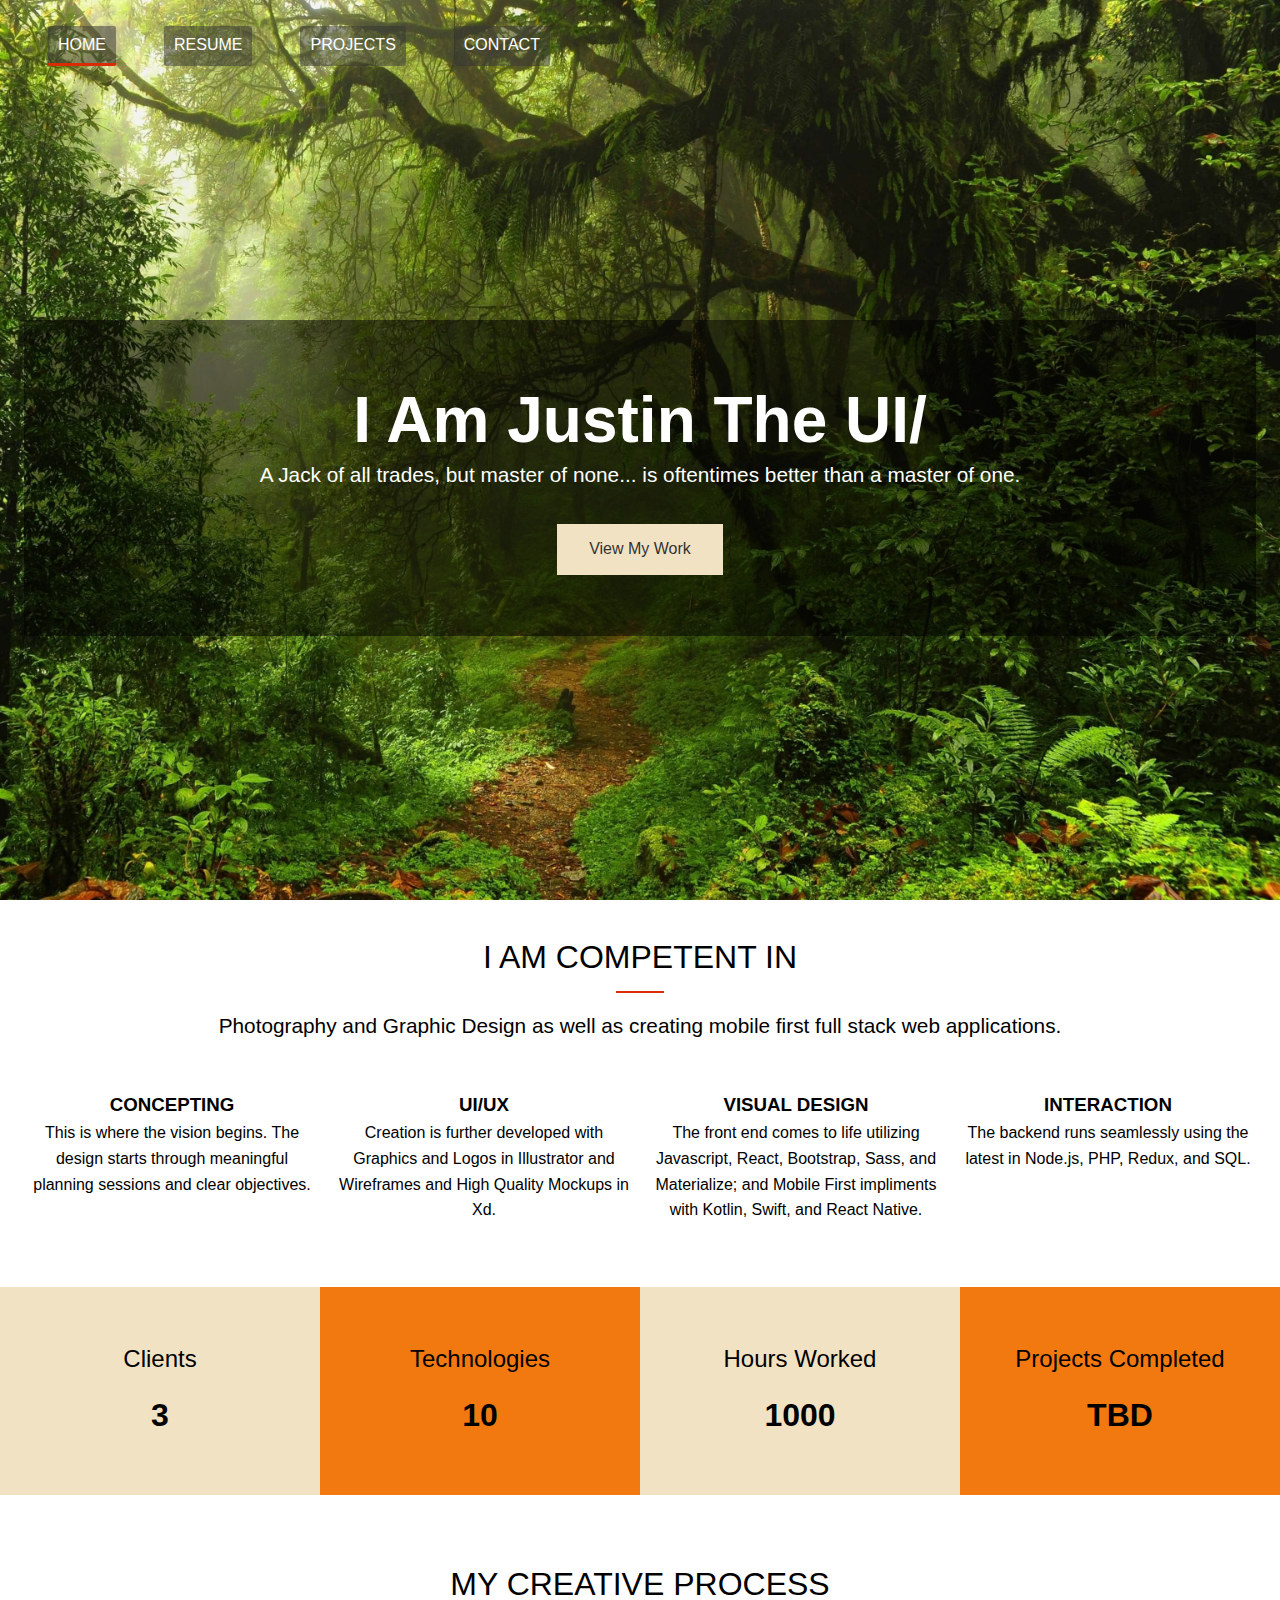
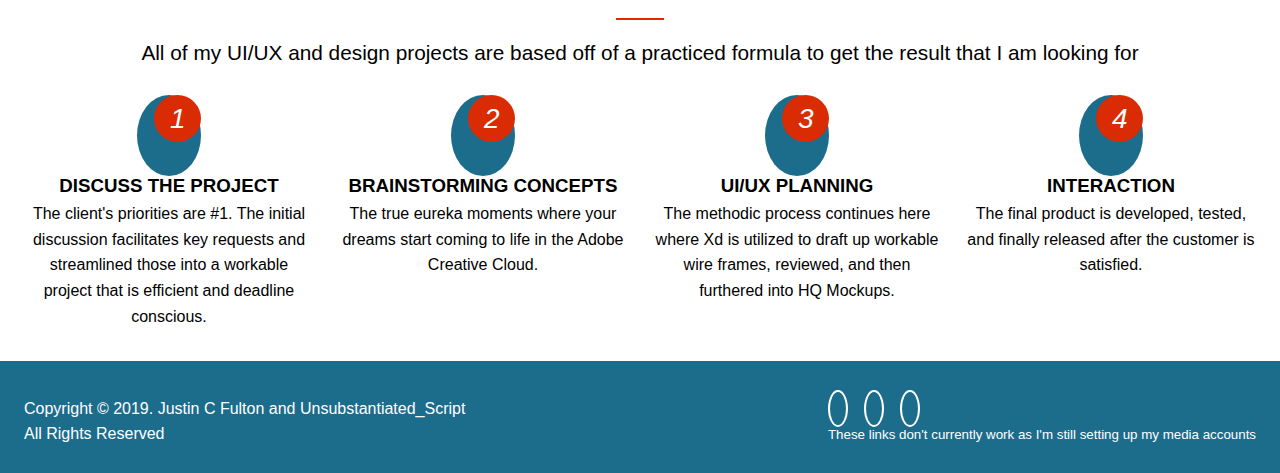
<file: index.html>
<!DOCTYPE html>
<html lang="en">
  <head>
    <meta charset="UTF-8" />
    <meta name="viewport" content="width=device-width, initial-scale=1.0" />
    <meta http-equiv="X-UA-Compatible" content="ie=edge" />
    <link
      rel="stylesheet"
      href="https://use.fontawesome.com/releases/v5.7.2/css/all.css"
      integrity="sha384-fnmOCqbTlWIlj8LyTjo7mOUStjsKC4pOpQbqyi7RrhN7udi9RwhKkMHpvLbHG9Sr"
      crossorigin="anonymous"
    />
    <link
      href="https://fonts.googleapis.com/css?family=Dosis"
      rel="stylesheet"
    />
    <link rel="stylesheet" href="css/main.css" />
    <title>Justin Fulton | Professional Portfolio</title>
  </head>
  <body>
    <!-- Header -->
    <header id="header-home">
      <div class="container">
        <nav id="main-nav">
          <!-- <img src="#" alt="My Portfolio" id="logo" /> logo will go here once I have it designed -->
          <ul>
            <li><a href="index.html" class="current">Home</a></li>
            <li><a href="resume.html">Resume</a></li>
            <li><a href="projects.html">Projects</a></li>
            <li><a href="contact.html">Contact</a></li>
          </ul>
        </nav>
        <div class="header-content">
          <h1>
            I Am Justin The
            <span
              class="txt-type"
              data-wait="3000"
              data-words='["UI/UX Designer", "Full Stack Developer", "Photographer"]'
            ></span>
          </h1>
          <p class="lead">
            A Jack of all trades, but master of none...
            <span id="sub-head"
              >is oftentimes better than a master of one.</span
            >
          </p>
          <a href="projects.html" class="btn-light">View My Work</a>
        </div>
      </div>
    </header>

    <!-- Section A: Specialize -->
    <section id="home-a" class="text-center py-2">
      <div class="container">
        <h2 class="section-title">I Am Competent In</h2>
        <div class="bottom-line"></div>
        <p class="lead">
          Photography and Graphic Design as well as creating mobile first full
          stack web applications.
        </p>
        <div class="specials">
          <div>
            <i class="fas fa-file-alt fa-2x"></i>
            <h3>Concepting</h3>
            <p>
              This is where the vision begins. The design starts through
              meaningful planning sessions and clear objectives.
            </p>
          </div>
          <div>
            <i class="fas fa-desktop fa-2x"></i>
            <h3>UI/UX</h3>
            <p>
              Creation is further developed with Graphics and Logos in
              Illustrator and Wireframes and High Quality Mockups in Xd.
            </p>
          </div>
          <div>
            <i class="fas fa-object-ungroup fa-2x"></i>
            <h3>Visual Design</h3>
            <p>
              The front end comes to life utilizing Javascript, React,
              Bootstrap, Sass, and Materialize; and Mobile First impliments with
              Kotlin, Swift, and React Native.
            </p>
          </div>
          <div>
            <i class="fas fa-thumbs-up fa-2x"></i>
            <h3>Interaction</h3>
            <p>
              The backend runs seamlessly using the latest in Node.js, PHP,
              Redux, and SQL.
            </p>
          </div>
        </div>
      </div>
    </section>

    <!-- Section B: Stats -->
    <section id="home-b" class="text-center py-2">
      <div class="stats">
        <div>
          <ul>
            <li><i class="fas fa-users fa-3x"></i></li>
            <li class="stats-title">Clients</li>
            <li class="stats-number">3</li>
          </ul>
        </div>
        <div>
          <ul>
            <li><i class="fas fa-award fa-3x"></i></li>
            <li class="stats-title">Technologies</li>
            <li class="stats-number">10</li>
          </ul>
        </div>
        <div>
          <ul>
            <li><i class="fas fa-hourglass-start fa-3x"></i></li>
            <li class="stats-title">Hours Worked</li>
            <li class="stats-number">1000</li>
          </ul>
        </div>
        <div>
          <ul>
            <li><i class="fas fa-code-branch fa-3x"></i></li>
            <li class="stats-title">Projects Completed</li>
            <li class="stats-number">TBD</li>
          </ul>
        </div>
      </div>
    </section>

    <!-- Section C: Process -->
    <section id="home-c" class="text-center py-2">
      <div class="container">
        <h2 class="section-title">
          My Creative Process
        </h2>
        <div class="bottom-line"></div>
        <p class="lead">
          All of my UI/UX and design projects are based off of a practiced
          formula to get the result that I am looking for
        </p>
        <div class="process">
          <div>
            <i class="fas fa-file-alt fa-4x process-icon my-2">
              <div class="process-step">1</div>
            </i>
            <h3>Discuss The Project</h3>
            <p>
              The client's priorities are #1. The initial discussion facilitates
              key requests and streamlined those into a workable project that is
              efficient and deadline conscious.
            </p>
          </div>
          <div>
            <i class="fas fa-desktop fa-4x process-icon my-2">
              <div class="process-step">2</div>
            </i>
            <h3>Brainstorming Concepts</h3>
            <p>
              The true eureka moments where your dreams start coming to life in
              the Adobe Creative Cloud.
            </p>
          </div>
          <div>
            <i class="fas fa-object-ungroup fa-4x process-icon my-2">
              <div class="process-step">3</div>
            </i>
            <h3>UI/UX Planning</h3>
            <p>
              The methodic process continues here where Xd is utilized to draft
              up workable wire frames, reviewed, and then furthered into HQ
              Mockups.
            </p>
          </div>
          <div>
            <i class="fas fa-thumbs-up fa-4x process-icon my-2">
              <div class="process-step">4</div>
            </i>
            <h3>Interaction</h3>
            <p>
              The final product is developed, tested, and finally released after
              the customer is satisfied.
            </p>
          </div>
        </div>
      </div>
    </section>

    <!-- Footer -->
    <footer id="main-footer">
      <div class="footer-content container">
        <p>
          Copyright &copy; 2019. Justin C Fulton and Unsubstantiated_Script
          <br />
          All Rights Reserved
        </p>
        <div class="social">
          <i class="fab fa-facebook"></i>
          <i class="fab fa-instagram"></i>
          <i class="fab fa-linkedin"></i>
          <br />
          <small
            >These links don't currently work as I'm still setting up my media
            accounts</small
          >
        </div>
      </div>
    </footer>

    <!-- Type Effect Tutorial: https://www.youtube.com/watch?v=POX3dT-pB4E -->
    <script src="js/typewriter.js"></script>
  </body>
</html>
</file>
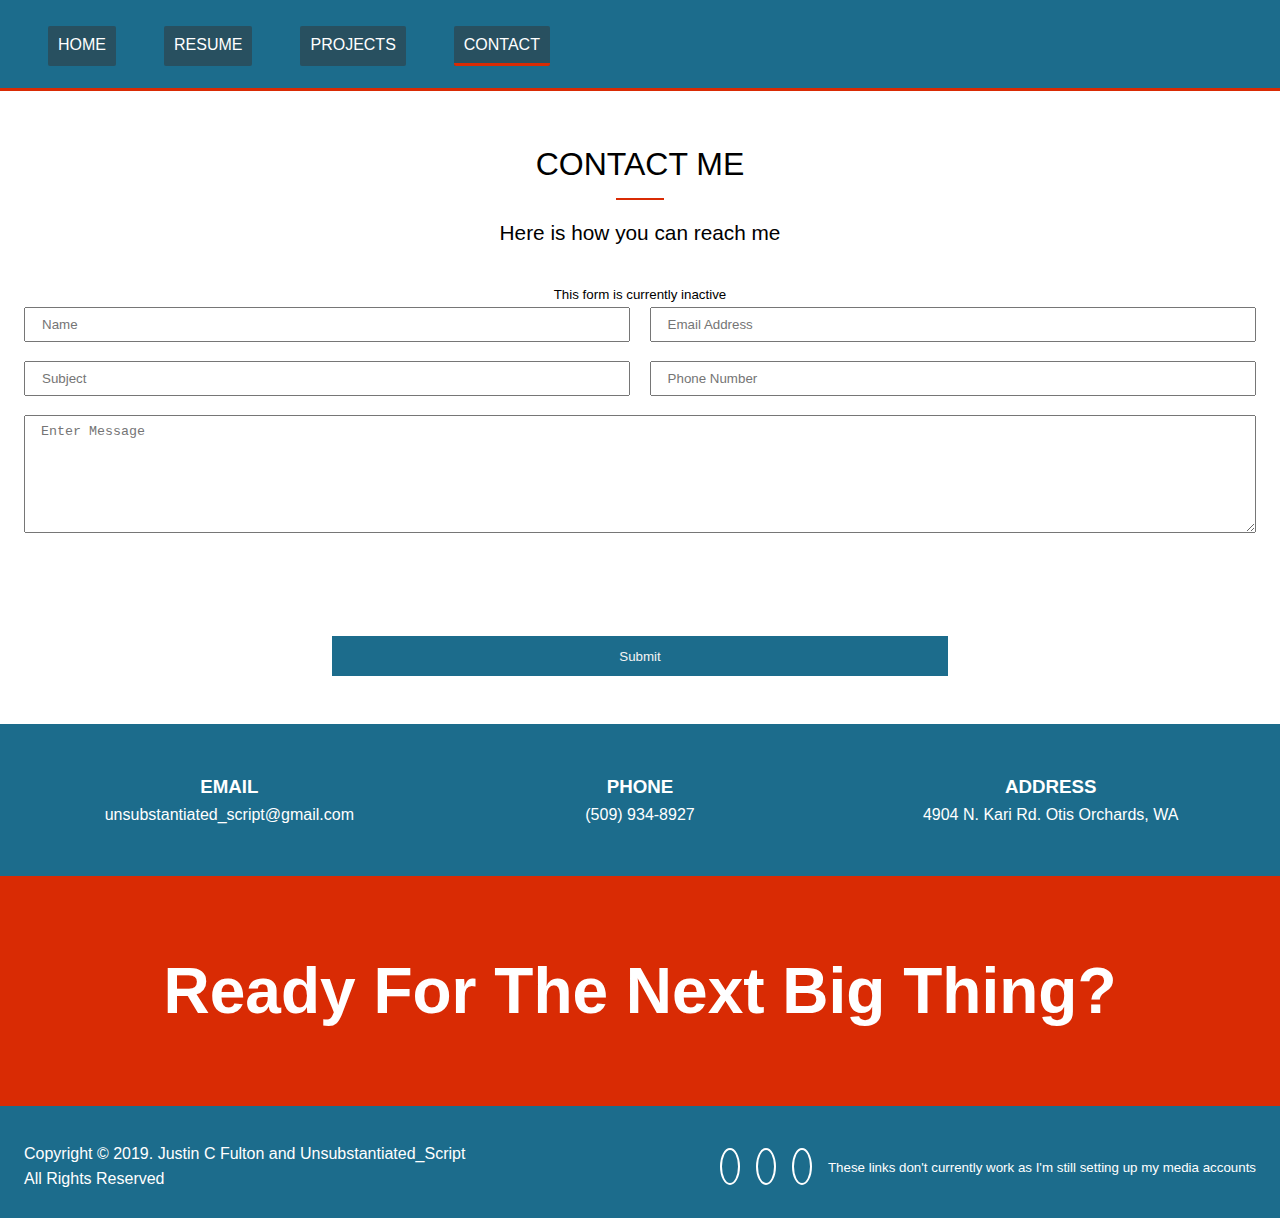
<file: contact.html>
<!DOCTYPE html>
<html lang="en">
  <head>
    <meta charset="UTF-8" />
    <meta name="viewport" content="width=device-width, initial-scale=1.0" />
    <meta http-equiv="X-UA-Compatible" content="ie=edge" />
    <link
      rel="stylesheet"
      href="https://use.fontawesome.com/releases/v5.7.2/css/all.css"
      integrity="sha384-fnmOCqbTlWIlj8LyTjo7mOUStjsKC4pOpQbqyi7RrhN7udi9RwhKkMHpvLbHG9Sr"
      crossorigin="anonymous"
    />
    <link
      href="https://fonts.googleapis.com/css?family=Dosis"
      rel="stylesheet"
    />
    <link rel="stylesheet" href="css/main.css" />
    <title>Contact Me | Professional Portfolio</title>
  </head>
  <body>
    <!-- Header -->
    <header id="header-inner">
      <div class="container">
        <nav id="main-nav">
          <!-- <img src="#" alt="My Portfolio" id="logo" /> logo will go here once I have it designed -->
          <ul>
            <li><a href="index.html">Home</a></li>
            <li><a href="resume.html">Resume</a></li>
            <li><a href="projects.html">Projects</a></li>
            <li><a href="contact.html" class="current">Contact</a></li>
          </ul>
        </nav>
      </div>
    </header>

    <!-- Section A: Contact Form -->
    <section id="contact-a" class="text-center py-3">
      <div class="container">
        <h2 class="section-title">Contact Me</h2>
        <div class="bottom-line"></div>
        <p class="lead">Here is how you can reach me</p>
        <small>This form is currently inactive</small>
        <form method="POST" data-netlify="true" data-netlify-recaptcha="true">
          <div class="text-fields">
            <input
              type="text"
              class="text-input name-input"
              placeholder="Name"
              name="name"
              required
            />
            <input
              type="text"
              class="text-input subject-input"
              placeholder="Subject"
              name="subject"
              required
            />
            <input
              type="email"
              class="text-input email-input"
              placeholder="Email Address"
              name="email"
              required
            />
            <input
              type="text"
              class="text-input phone-input"
              placeholder="Phone Number"
              name="phone"
              required
            />
            <textarea
              class="text-input message-input"
              placeholder="Enter Message"
              name="message"
            ></textarea>
            <div class="my-2">
              <div data-netlify-recaptcha="true"></div>
            </div>
          </div>
          <button type="submit" class="btn-dark">Submit</button>
        </form>
      </div>
    </section>

    <!-- Section B: Contact Info -->
    <section id="contact-b" class="py-3 bg-dark">
      <div class="container">
        <div class="contact-info">
          <div>
            <i class="fas fa-envelope fa-2x"></i>
            <h3>Email</h3>
            <p>unsubstantiated_script@gmail.com</p>
          </div>
          <div>
            <i class="fas fa-phone fa-2x"></i>
            <h3>Phone</h3>
            <p>(509) 934-8927</p>
          </div>
          <div>
            <i class="fas fa-address-card fa-2x"></i>
            <h3>Address</h3>
            <p>4904 N. Kari Rd. Otis Orchards, WA</p>
          </div>
        </div>
      </div>
    </section>

    <!-- Section C: Tagline -->
    <section id="contact-c" class="bg-main py-4">
      <div class="container">
        <h1>Ready For The Next Big Thing?</h1>
      </div>
    </section>

    <!-- Footer -->
    <footer id="main-footer">
      <div class="footer-content container">
        <p>
          Copyright &copy; 2019. Justin C Fulton and Unsubstantiated_Script
          <br />
          All Rights Reserved
        </p>
        <div class="social">
          <i class="fab fa-facebook"></i>
          <i class="fab fa-instagram"></i>
          <i class="fab fa-linkedin"></i>
          <small
            >These links don't currently work as I'm still setting up my media
            accounts</small
          >
        </div>
      </div>
    </footer>
  </body>
</html>
</file>
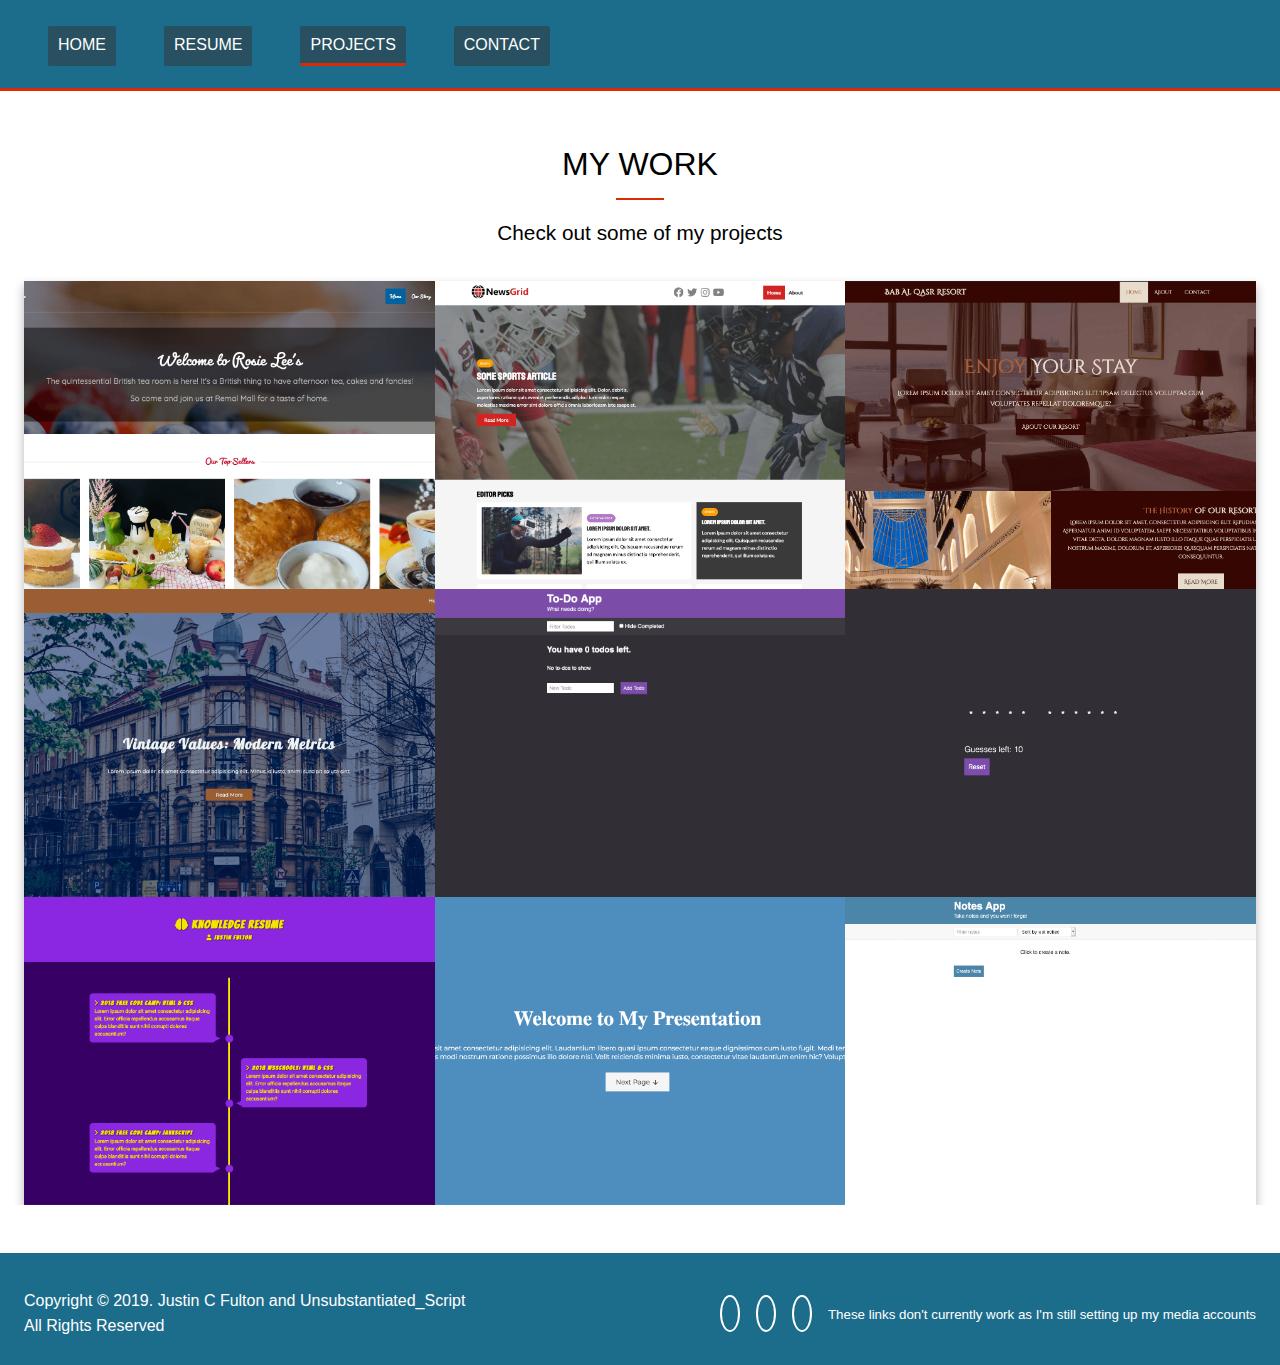
<file: projects.html>
<!DOCTYPE html>
<html lang="en">
  <head>
    <meta charset="UTF-8" />
    <meta name="viewport" content="width=device-width, initial-scale=1.0" />
    <meta http-equiv="X-UA-Compatible" content="ie=edge" />
    <link
      rel="stylesheet"
      href="https://use.fontawesome.com/releases/v5.7.2/css/all.css"
      integrity="sha384-fnmOCqbTlWIlj8LyTjo7mOUStjsKC4pOpQbqyi7RrhN7udi9RwhKkMHpvLbHG9Sr"
      crossorigin="anonymous"
    />
    <link
      href="https://fonts.googleapis.com/css?family=Dosis"
      rel="stylesheet"
    />
    <link rel="stylesheet" href="css/main.css" />
    <title>Projects | Professional Portfolio</title>
  </head>
  <body>
    <!-- Header -->
    <header id="header-inner">
      <div class="container">
        <nav id="main-nav">
          <!-- <img src="#" alt="My Portfolio" id="logo" /> logo will go here once I have it designed -->
          <ul>
            <li><a href="index.html">Home</a></li>
            <li><a href="resume.html">Resume</a></li>
            <li><a href="projects.html" class="current">Projects</a></li>
            <li><a href="contact.html">Contact</a></li>
          </ul>
        </nav>
      </div>
    </header>

    <!-- Section A: Gallery -->
    <section id="work-a" class="text-center py-3">
      <div class="container">
        <h2 class="section-title">My Work</h2>
        <div class="bottom-line"></div>
        <p class="lead">
          Check out some of my projects
        </p>
        <div class="items">
          <div class="item">
            <a
              href="http://rosieleesteas-com.stackstaging.com/roseleesbeta/index.php"
              target="_blank"
            >
              <div class="item-image">
                <img src="img/items/item1.png" alt="" />
              </div>
              <div class="item-text">
                <div class="item-text-wrap">
                  <p class="item-text-category">Xd Design and Development</p>
                  <h2 class="item-text-title">Rosie Lee's Tea Shop</h2>
                </div>
              </div>
            </a>
          </div>
          <div class="item">
            <a href="https://kind-spence-a86477.netlify.app/" target="_blank">
              <div class="item-image">
                <img src="img/items/item2.png" alt="" />
              </div>
              <div class="item-text">
                <div class="item-text-wrap">
                  <p class="item-text-category">Design and Web Development</p>
                  <h2 class="item-text-title">NewsGrid</h2>
                </div>
              </div>
            </a>
          </div>
          <div class="item">
            <a
              href="https://unsubstantiated-script-portfolio.netlify.app/hotel_website_babalqasr/babindex.html"
              target="_blank"
            >
              <div class="item-image">
                <img src="img/items/item3.png" alt="" />
              </div>
              <div class="item-text">
                <div class="item-text-wrap">
                  <p class="item-text-category">Design and Web Development</p>
                  <h2 class="item-text-title">Bab Al Qasr Resort</h2>
                </div>
              </div>
            </a>
          </div>
          <div class="item">
            <a
              href="https://unsubstantiated-script-portfolio.netlify.app/excelsior_financial/exindex.html"
              target="_blank"
            >
              <div class="item-image">
                <img src="img/items/item4.png" alt="" />
              </div>
              <div class="item-text">
                <div class="item-text-wrap">
                  <p class="item-text-category">Design and Web Development</p>
                  <h2 class="item-text-title">Excelsior Financial</h2>
                </div>
              </div>
            </a>
          </div>
          <div class="item">
            <a href="https://todofulton.netlify.app/" target="_blank">
              <div class="item-image">
                <img src="img/items/item5.png" alt="" />
              </div>
              <div class="item-text">
                <div class="item-text-wrap">
                  <p class="item-text-category">Web Applications</p>
                  <h2 class="item-text-title">To-Do App</h2>
                </div>
              </div>
            </a>
          </div>
          <div class="item">
            <a href="https://hangmanfulton.netlify.app/" target="_blank">
              <div class="item-image">
                <img src="img/items/item6.png" alt="" />
              </div>
              <div class="item-text">
                <div class="item-text-wrap">
                  <p class="item-text-category">Web Applications</p>
                  <h2 class="item-text-title">Hangman Game</h2>
                </div>
              </div>
            </a>
          </div>
          <div class="item">
            <a
              href="https://unsubstantiated-script-portfolio.netlify.app/knowledge_resume/knowindex.html/"
              target="_blank"
            >
              <div class="item-image">
                <img src="img/items/item7.png" alt="" />
              </div>
              <div class="item-text">
                <div class="item-text-wrap">
                  <p class="item-text-category">Web Applications</p>
                  <h2 class="item-text-title">Animated Timeline</h2>
                </div>
              </div>
            </a>
          </div>
          <div class="item">
            <a
              href="https://unsubstantiated-script-portfolio.netlify.app/presentation/presindex.html"
              target="_blank"
            >
              <div class="item-image">
                <img src="img/items/item8.png" alt="" />
              </div>
              <div class="item-text">
                <div class="item-text-wrap">
                  <p class="item-text-category">Web Applications</p>
                  <h2 class="item-text-title">Slide Show</h2>
                </div>
              </div>
            </a>
          </div>
          <div class="item">
            <a href="https://notefulton.netlify.app/" target="_blank">
              <div class="item-image">
                <img src="img/items/item9.png" alt="" />
              </div>
              <div class="item-text">
                <div class="item-text-wrap">
                  <p class="item-text-category">Web Applications</p>
                  <h2 class="item-text-title">Note Taking App</h2>
                </div>
              </div>
            </a>
          </div>
        </div>
      </div>
    </section>

    <!-- Footer -->
    <footer id="main-footer">
      <div class="footer-content container">
        <p>
          Copyright &copy; 2019. Justin C Fulton and Unsubstantiated_Script
          <br />
          All Rights Reserved
        </p>
        <div class="social">
          <i class="fab fa-facebook"></i>
          <i class="fab fa-instagram"></i>
          <i class="fab fa-linkedin"></i>
          <small
            >These links don't currently work as I'm still setting up my media
            accounts</small
          >
        </div>
      </div>
    </footer>
  </body>
</html>
</file>
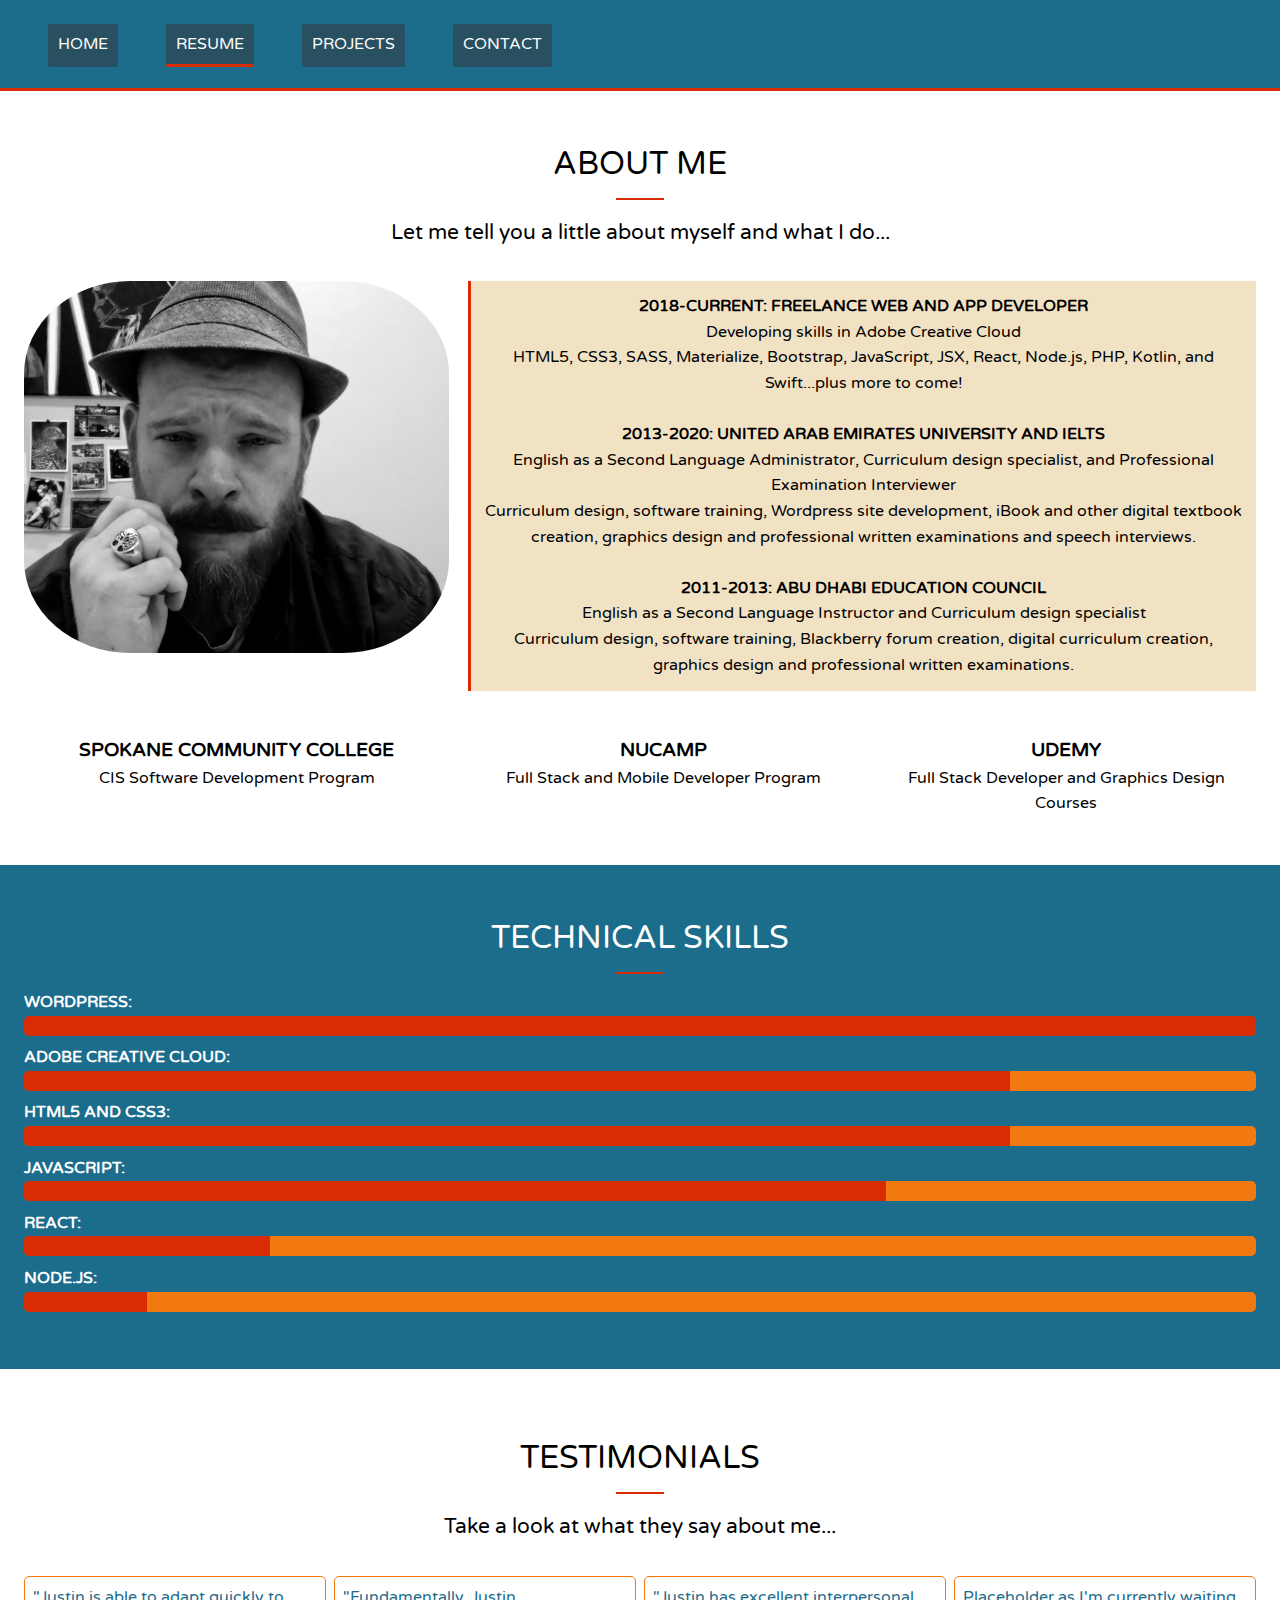
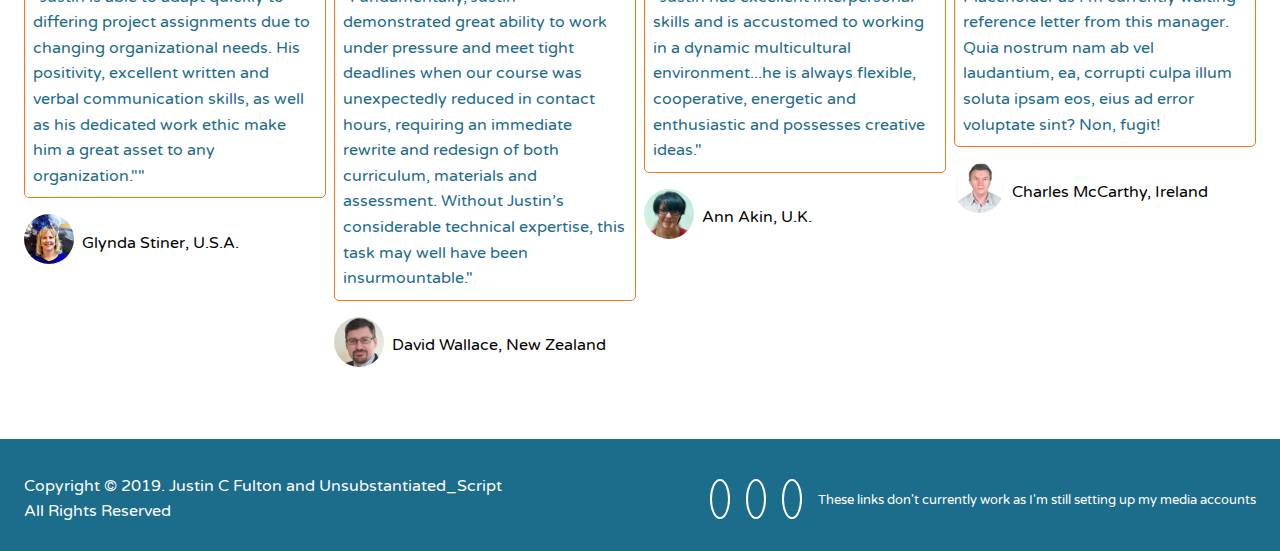
<file: resume.html>
<!DOCTYPE html>
<html lang="en">
  <head>
    <meta charset="UTF-8" />
    <meta name="viewport" content="width=device-width, initial-scale=1.0" />
    <meta http-equiv="X-UA-Compatible" content="ie=edge" />
    <link
      rel="stylesheet"
      href="https://use.fontawesome.com/releases/v5.7.2/css/all.css"
      integrity="sha384-fnmOCqbTlWIlj8LyTjo7mOUStjsKC4pOpQbqyi7RrhN7udi9RwhKkMHpvLbHG9Sr"
      crossorigin="anonymous"
    />
    <link
      href="https://fonts.googleapis.com/css2?family=Varela+Round&display=swap"
      rel="stylesheet"
    />
    <link rel="stylesheet" href="css/main.css" />
    <title>Resume | Professional Portfolio</title>
  </head>
  <body>
    <!-- Header -->
    <header id="header-inner" class="sub-head">
      <div class="container">
        <nav id="main-nav">
          <!-- <img src="#" alt="My Portfolio" id="logo" /> logo will go here once I have it designed -->
          <ul>
            <li><a href="index.html">Home</a></li>
            <li><a href="resume.html" class="current">Resume</a></li>
            <li><a href="projects.html">Projects</a></li>
            <li><a href="contact.html">Contact</a></li>
          </ul>
        </nav>
      </div>
    </header>

    <!-- Section A: Info -->
    <section id="about-a" class="text-center py-3">
      <div class="container">
        <h2 class="section-title">About Me</h2>
        <div class="bottom-line"></div>
        <p class="lead">
          Let me tell you a little about myself and what I do...
        </p>
        <div class="about-info">
          <img src="img/about.jpg" alt="" class="bio-image" />
          <div class="bio bg-light">
            <h4>2018-Current: Freelance Web and App Developer</h4>
            <p>
              Developing skills in Adobe Creative Cloud <br />
              HTML5, CSS3, SASS, Materialize, Bootstrap, JavaScript, JSX, React,
              Node.js, PHP, Kotlin, and Swift...plus more to come!
            </p>
            <br />
            <h4>2013-2020: United Arab Emirates University and IELTS</h4>
            <p>
              English as a Second Language Administrator, Curriculum design
              specialist, and Professional Examination Interviewer
              <br />
              Curriculum design, software training, Wordpress site development,
              iBook and other digital textbook creation, graphics design and
              professional written examinations and speech interviews.
            </p>
            <br />
            <h4>2011-2013: Abu Dhabi Education Council</h4>
            <p>
              English as a Second Language Instructor and Curriculum design
              specialist
              <br />
              Curriculum design, software training, Blackberry forum creation,
              digital curriculum creation, graphics design and professional
              written examinations.
            </p>
          </div>
          <div class="award-1">
            <a
              href="https://scc.spokane.edu/What-to-Study/STEM/Software-Development"
              target="_blank"
              ><i class="fas fa-award fa-3x"></i
            ></a>
            <h3>Spokane Community College</h3>
            <p>
              CIS Software Development Program
            </p>
          </div>
          <div class="award-2">
            <a
              href="https://www.nucamp.co/bootcamp-overview/full-stack-web-mobile-development"
              ><i class="fas fa-award fa-3x"></i
            ></a>
            <h3>NuCamp</h3>
            <p>
              Full Stack and Mobile Developer Program
            </p>
          </div>
          <div class="award-3">
            <a href="https://www.udemy.com/"
              ><i class="fas fa-award fa-3x"></i
            ></a>
            <h3>Udemy</h3>
            <p>
              Full Stack Developer and Graphics Design Courses
            </p>
          </div>
        </div>
      </div>
    </section>

    <!-- Section B: Progress Bars -->
    <section id="about-b" class="bg-dark py-3">
      <div class="container">
        <h2 class="section-title">Technical Skills</h2>
        <div class="bottom-line"></div>

        <h4>
          <a
            href="https://unsubstantiatedscript.wordpress.com/"
            target="_blank"
            class="skill-set"
            >Wordpress:</a
          >
        </h4>
        <div class="progress">
          <div style="width: 100%;"></div>
        </div>
        <h4>
          <a
            href="https://www.udemy.com/course/graphic-design-masterclass-everything-you-need-to-know/"
            target="_blank"
            class="skill-set"
            >Adobe Creative Cloud:</a
          >
        </h4>
        <div class="progress">
          <div style="width: 80%;"></div>
        </div>
        <h4>
          <a
            href="https://www.udemy.com/course/modern-html-css-from-the-beginning/"
            target="_blank"
            class="skill-set"
            >HTML5 and CSS3:</a
          >
        </h4>
        <div class="progress">
          <div style="width: 80%;"></div>
        </div>
        <h4>
          <a
            href="https://www.udemy.com/course/modern-javascript-from-the-beginning/"
            target="_blank"
            class="skill-set"
            >JavaScript:</a
          >
        </h4>
        <div class="progress">
          <div style="width: 70%;"></div>
        </div>
        <h4>
          <a
            href="https://www.udemy.com/course/modern-react-front-to-back/"
            target="_blank"
            class="skill-set"
            >React:</a
          >
        </h4>
        <div class="progress">
          <div style="width: 20%;"></div>
        </div>
        <h4>
          <a
            href="https://www.udemy.com/course/the-complete-nodejs-developer-course-2/"
            target="_blank"
            class="skill-set"
            >Node.js:</a
          >
        </h4>
        <div class="progress">
          <div style="width: 10%;"></div>
        </div>
      </div>
    </section>

    <!-- Section C: Testimonials -->
    <section id="about-d" class="py-4">
      <div class="container">
        <h2 class="section-title">Testimonials</h2>
        <div class="bottom-line"></div>
        <p class="lead text-center">Take a look at what they say about me...</p>
        <div class="testimonials">
          <div>
            <p class="reference-letter">
              <a
                href="https://drive.google.com/file/d/1WVckLHwkfuLEi60j6rSQmEfyuUu5KokZ/view?usp=sharing"
                target="_blank"
              >
                "Justin is able to adapt quickly to differing project
                assignments due to changing organizational needs. His
                positivity, excellent written and verbal communication skills,
                as well as his dedicated work ethic make him a great asset to
                any organization.""
              </a>
            </p>
            <ul>
              <li><img src="img/testimonials//person2.jpg" alt="" /></li>
              <li>Glynda Stiner, U.S.A.</li>
            </ul>
          </div>
          <div>
            <p class="reference-letter">
              <a
                href="https://drive.google.com/file/d/1l0uTnTLGLGWlHsUmzBzGxXCwF9hFNbck/view?usp=sharing"
                target="_blank"
              >
                "Fundamentally, Justin demonstrated great ability to work under
                pressure and meet tight deadlines when our course was
                unexpectedly reduced in contact hours, requiring an immediate
                rewrite and redesign of both curriculum, materials and
                assessment. Without Justin’s considerable technical expertise,
                this task may well have been insurmountable."</a
              >
            </p>
            <ul>
              <li><img src="img/testimonials//person3.jpg" alt="" /></li>
              <li>David Wallace, New Zealand</li>
            </ul>
          </div>
          <div>
            <p class="reference-letter">
              <a
                href="https://drive.google.com/file/d/1uU5bMNc5wzcwqak60Z1-rCS3qLmERp09/view?usp=sharing"
                target="_blank"
                >"Justin has excellent interpersonal skills and is accustomed to
                working in a dynamic multicultural environment...he is always
                flexible, cooperative, energetic and enthusiastic and possesses
                creative ideas."</a
              >
            </p>
            <ul>
              <li><img src="img/testimonials//person4.jpg" alt="" /></li>
              <li>Ann Akin, U.K.</li>
            </ul>
          </div>
          <div>
            <p class="reference-letter">
              <a href="#">
                Placeholder as I'm currently waiting reference letter from this
                manager. Quia nostrum nam ab vel laudantium, ea, corrupti culpa
                illum soluta ipsam eos, eius ad error voluptate sint? Non,
                fugit!
              </a>
            </p>
            <ul>
              <li><img src="img/testimonials//person1.jpg" alt="" /></li>
              <li>Charles McCarthy, Ireland</li>
            </ul>
          </div>
        </div>
      </div>
    </section>

    <!-- Footer -->
    <footer id="main-footer">
      <div class="footer-content container">
        <p>
          Copyright &copy; 2019. Justin C Fulton and Unsubstantiated_Script
          <br />
          All Rights Reserved
        </p>
        <div class="social">
          <i class="fab fa-facebook"></i>
          <i class="fab fa-instagram"></i>
          <i class="fab fa-linkedin"></i>
          <small
            >These links don't currently work as I'm still setting up my media
            accounts</small
          >
        </div>
      </div>
    </footer>
  </body>
</html>
</file>
<file: css/main.css>
.container {
  max-width: 1280px;
  padding: 0 1.5rem;
  margin: auto;
  overflow: hidden;
}

.btn-main,
.btn-light,
.btn-dark {
  display: inline-block;
  padding: 0.8rem 2rem;
  transition: all 0.5s;
  border: none;
  cursor: pointer;
}

.btn-main {
  color: #333;
  background-color: #d92b04;
}

.btn-light {
  color: #333;
  background-color: #f2e2c4;
}

.btn-dark {
  color: #f4f4f4;
  background-color: #1c6c8c;
}

button[class^="btn-"]:hover,
a[class^="btn-"]:hover,
input[class^="btn-"]:hover {
  background-color: #d92b04;
}

.bg-main {
  background: #d92b04;
  color: #fff;
}

.bg-dark {
  background: #1c6c8c;
  color: #fff;
}

.bg-light {
  background: #f2e2c4;
  color: #000;
}

.bg-medium {
  background: #f2790f;
  color: #000;
}

.lead {
  font-size: 1.3rem;
  margin-bottom: 2rem;
}

.text-center {
  text-align: center;
}

.py-1 {
  padding: 1rem 0;
}

.py-2 {
  padding: 2rem 0;
}

.py-3 {
  padding: 3rem 0;
}

.py-4 {
  padding: 4rem 0;
}

.my-1 {
  margin: 1rem 0;
}

.my-2 {
  margin: 2rem 0;
}

.my-3 {
  margin: 3rem 0;
}

.my-4 {
  margin: 4rem 0;
}

.section-title {
  font-size: 2rem;
  display: block;
  padding-bottom: 0.5rem;
  text-align: center;
  font-weight: 100;
  text-transform: uppercase;
}

.bottom-line {
  height: 2px;
  width: 3rem;
  background: #d92b04;
  display: block;
  margin: 0 auto 1rem auto;
}

.items {
  display: grid;
  grid-template-columns: repeat(3, 1fr);
  box-shadow: 0 5px 10px 0 rgba(0, 0, 0, 0.3);
}

.item {
  position: relative;
  background: #d92b04;
  overflow: hidden;
}
.item::after {
  content: "";
  position: absolute;
  display: block;
  background: inherit;
  opacity: 0.9;
  top: 0;
  left: 0;
  width: 100%;
  height: 100%;
  transform: scale(2) translateX(-75%) translateY(-75%) rotate(-28deg);
  transition: transform 3s cubic-bezier(0.2, 1, 0.3, 1);
}
.item:hover:after {
  transform: scale(2) translateX(0) translateY(0) rotate(-28deg);
}
.item:hover .item-image {
  transform: scale(1.2);
}
.item:hover .item-text {
  opacity: 1;
  transform: translateY(0);
}
.item-image {
  height: auto;
  transform: translateZ(0);
  display: block;
  transition: transform 750ms cubic-bezier(0.2, 1, 0.3, 1);
}
.item-image:before {
  content: "";
  display: block;
  padding-top: 75%;
  overflow: hidden;
}
.item-image img {
  position: absolute;
  top: 0;
  left: 0;
  width: 100%;
  height: auto;
  line-height: 0;
}
.item-text {
  position: absolute;
  top: 0;
  left: 0;
  bottom: 0;
  right: 0;
  opacity: 0;
  text-align: center;
  z-index: 1;
  color: #fff;
  transform: translateY(-20%);
  transition: opacity 500ms cubic-bezier(0.2, 1, 0.3, 1),
    transform 500ms cubic-bezier(0.2, 1, 0.3, 1);
  transition-delay: 300ms;
}
.item-text-wrap {
  position: absolute;
  width: 100%;
  top: 50%;
  transform: translateY(-50%);
}
.item-text-title {
  font-size: 2rem;
  padding: 0 1rem;
  margin: 5px 0 0 0;
}
.item-text-category {
  text-transform: uppercase;
  font-size: 1.2rem;
  opacity: 0.7;
  margin: 0;
}

* {
  margin: 0;
  padding: 0;
}

body {
  font-family: 'Varela Round', sans-serif;
  line-height: 1.6;
  background: #fff;
}

a {
  text-decoration: none;
  color: #1c6c8c;
}

ul {
  list-style: none;
}

h2,
h3,
h4 {
  text-transform: uppercase;
}

img {
  width: 100%;
}

#logo {
  width: 70px;
  height: 70px;
  color: #fff;
  text-transform: uppercase;
  padding: 1px 4px;
  background-color: rgba(0, 0, 0, 0.5);
  border-radius: 2px;
}

#main-nav {
  display: flex;
  justify-content: space-between;
  padding-top: 1rem;
}
#main-nav ul {
  display: flex;
}
#main-nav li {
  padding: 1rem 1.5rem;
}
#main-nav a {
  text-decoration: none;
  color: #fff;
  text-transform: uppercase;
  border-bottom: 3px transparent solid;
  padding: 10px 10px;
  border-radius: 2px;
  transition: border-color 0.5s;
  background-color: rgba(51, 51, 51, 0.5);
}
#main-nav a:hover {
  border-color: #f2790f;
}
#main-nav a.current {
  border-color: #d92b04;
}

#header-home {
  background: url("/img/showcase.jpg") no-repeat center right/cover;
  height: 100vh;
  color: #fff;
}
#header-home .header-content {
  text-align: center;
  margin: 20% 0 20% 0;
  padding: 5% 0 5% 0;
  background-color: rgba(0, 0, 0, 0.5);
  border-radius: 2px;
}
#header-home .header-content h1 {
  font-size: 4rem;
  line-height: 1.2;
}

#header-inner {
  background-color: #1c6c8c;
  height: 5.5rem;
  border-bottom: 3px solid #d92b04;
}

#home-a .specials {
  margin-top: 3rem;
  display: grid;
  grid-gap: 1rem;
  grid-template-columns: repeat(4, 1fr);
}
#home-a .specials .fas {
  color: #d92b04;
  padding-bottom: 0.4rem;
}

#home-b .stats {
  display: grid;
  grid-template-columns: repeat(4, 1fr);
}
#home-b .stats li {
  line-height: 2;
}
#home-b .stats li.stats-title {
  font-size: 1.5rem;
}
#home-b .stats li.stats-number {
  font-size: 2rem;
  font-weight: bold;
}
#home-b .stats div {
  padding: 3rem 0;
}
#home-b .stats div:nth-child(odd) {
  background: #f2e2c4;
}
#home-b .stats div:nth-child(even) {
  background: #f2790f;
}

#home-c .process {
  display: grid;
  grid-template-columns: repeat(4, 1fr);
  grid-gap: 1.5rem;
  text-align: center;
}
#home-c .process-step {
  position: absolute;
  top: 0;
  right: 0;
  font-size: 28px;
  background: #d92b04;
  color: #fff;
  border-radius: 50%;
  height: 15px;
  width: 15px;
  line-height: 15px;
  padding: 1rem;
  transition: all 1s;
}
#home-c .process-icon {
  border-radius: 50%;
  background: #1c6c8c;
  color: #fff;
  padding: 2rem;
  width: 70px;
  height: 70px;
  line-height: 70px;
  text-align: center;
  position: relative;
  transition: all 1s;
}
#home-c .process-icon:hover {
  background: #d92b04;
  width: 90px;
  height: 90px;
  line-height: 90px;
}
#home-c .process-icon:hover .process-step {
  background: #1c6c8c;
  color: #fff;
}

#about-a .about-info {
  display: grid;
  grid-template-areas: "bioimage bio bio" "aw1 aw2 aw3";
  grid-gap: 1.2rem;
}

#about-a .bio-image {
  grid-area: bioimage;
  border-radius: 25%;
}

#about-a .bio {
  grid-area: bio;
  border-left: 3px solid #d92b04;
  padding: 0.8rem;
}

#about-a .award-1 {
  grid-area: aw1;
}

#about-a .award-2 {
  grid-area: aw2;
}

#about-a .award-3 {
  grid-area: aw3;
}

#about-a .award-1 .fas,
#about-a .award-2 .fas,
#about-a .award-3 .fas {
  color: #1c6c8c;
  margin: 1rem;
}

#about-a .award-1 .fas:hover,
#about-a .award-2 .fas:hover,
#about-a .award-3 .fas:hover {
  color: #f2790f;
  background-color: #1c6c8c;
  padding: 5px;
  border-radius: 2px;
}

#about-b .skill-set {
  color: white;
}

#about-b .skill-set:hover {
  color: #f2790f;
}

#about-b .progress {
  overflow: hidden;
  height: 20px;
  background: #f2790f;
  border-radius: 5px;
  margin-bottom: 0.6rem;
}
#about-b .progress div {
  height: 100%;
  color: #fff;
  text-align: center;
  background: #d92b04;
}

#about-c .about-logos {
  display: grid;
  grid-template-columns: repeat(4, 1fr);
  grid-gap: 2rem;
}
#about-c .about-logos img {
  width: 70%;
}

#about-d .testimonials {
  display: grid;
  grid-template-columns: repeat(4, 1fr);
  grid-gap: 0.5rem;
}
#about-d .testimonials ul {
  list-style: none;
  margin-top: 1rem;
  display: flex;
  align-items: center;
}
#about-d .testimonials p {
  border: 1px solid #f2790f;
  border-radius: 5px;
  padding: 0.5rem;
}
#about-d .testimonials .reference-letter {
  color: #1c6c8c;
}
#about-d .testimonials .reference-letter:hover {
  color: white;
  background-color: #f2790f;
}
#about-d .testimonials a {
  color: inherit;
}
#about-d .testimonials img {
  width: 50px;
  height: 50px;
  border-radius: 50%;
  margin-right: 0.5rem;
}

#contact-a .text-fields {
  display: grid;
  grid-template-areas: "name email" "subject phone" "message message";
  grid-gap: 1.2rem;
  margin-bottom: 1.2rem;
}
#contact-a .text-fields .name-input {
  grid-area: name;
}
#contact-a .text-fields .subject-input {
  grid-area: subject;
}
#contact-a .text-fields .email-input {
  grid-area: email;
}
#contact-a .text-fields .phone-input {
  grid-area: phone;
}
#contact-a .text-fields .message-input {
  grid-area: message;
  height: 100px;
}
#contact-a .text-fields .text-input {
  padding: 0.5rem 1rem;
}

#contact-a button[type="submit"] {
  width: 50%;
}

#contact-b .contact-info {
  display: grid;
  grid-template-columns: repeat(3, 1fr);
  text-align: center;
}

#contact-c h1 {
  text-align: center;
  font-size: 4rem;
}

#main-footer {
  background: #1c6c8c;
  color: #fff;
  height: 7rem;
}

#main-footer .footer-content {
  padding-top:20px;
  display: flex;
  justify-content: space-between;
  height: 5rem;
  align-items: center;
}
#main-footer .footer-content .social .fab {
  margin-right: 1rem;
  border: 2px #fff solid;
  border-radius: 50%;
  height: 20px;
  width: 20px;
  line-height: 20px;
  text-align: center;
  padding: 0.5rem;
}

#main-footer .footer-content .social .fab:hover {
  background: #d92b04;
}

@media (max-width: 800px) {
  #header-home {
    height: 10rem;
  }
  #header-home .header-content {
    display:none;
  }

  #main-footer {
    display: flex;
    padding-bottom: 50px;
  }
  #main-footer .container {
    padding-top: 10px;
    flex-direction: column;
    text-align: center;
    overflow: visible;"
  }

  .social {
    overflow: visible;
  }
}

@media (max-width: 400px) {
  #main-nav {
    flex-direction: column;
    align-items: center;
    justify-content:space-around;
  }

  #main-nav li {
    font-size: 12px;
    padding: 5px;
  }

  #header-home {
    height: 10rem;
    border-bottom: 3px solid #d92b04;
    background-position: 20% 30%;
  }
  #header-home .header-content {
    display: none;
  }
  #header-inner {
    height: 10rem;
  }
  #home-a .specials,
  #home-b .stats,
  #home-c .process,
  #about-d .testimonials,
  #contact-b .contact-info,
  .items {
    grid-template-columns: 1fr;
  }
  #home-a .specials div {
    border-bottom: 1px #f2e2c4 solid;
    padding-bottom: 1rem;
  }
  #home-a .specials div:last-child {
    border: none;
    padding-bottom: 0;
  }
  #home-b .stats div {
    padding: 2rem 0 1rem 0;
  }
  #about-a .about-info {
    grid-template-areas: "bioimage" "bio" "aw1" "aw2" "aw3";
  }
  #about-c {
    display: none;
  }
  #contact-a .text-fields {
    grid-template-areas: "name" "subject" "email" "phone" "message";
  }
  #contact-b div {
    margin-bottom: 1rem;
    padding-bottom: 1rem;
    border-bottom: 1px #555 solid;
  }
  #contact-b div:last-child {
    border: none;
    margin-bottom: 0;
    padding-bottom: 0;
  }
  #contact-c h1 {
    font-size: 2rem;
  }
  #main-footer {
    height: 200px;
  }


  #main-footer .footer-content {
    flex-direction: column;
    padding: 1rem;
    height: 5rem;
  }

  #main-footer .footer-content p {
    margin-bottom: 10px; 
  }
}

@media (max-height: 580px) {
  #header-home .header-content {
    padding-top: 3rem;
  }
}

@media (max-height: 330px) {
  #header-home .header-content h1 {
    font-size: 2rem;
  }
}
</file>
